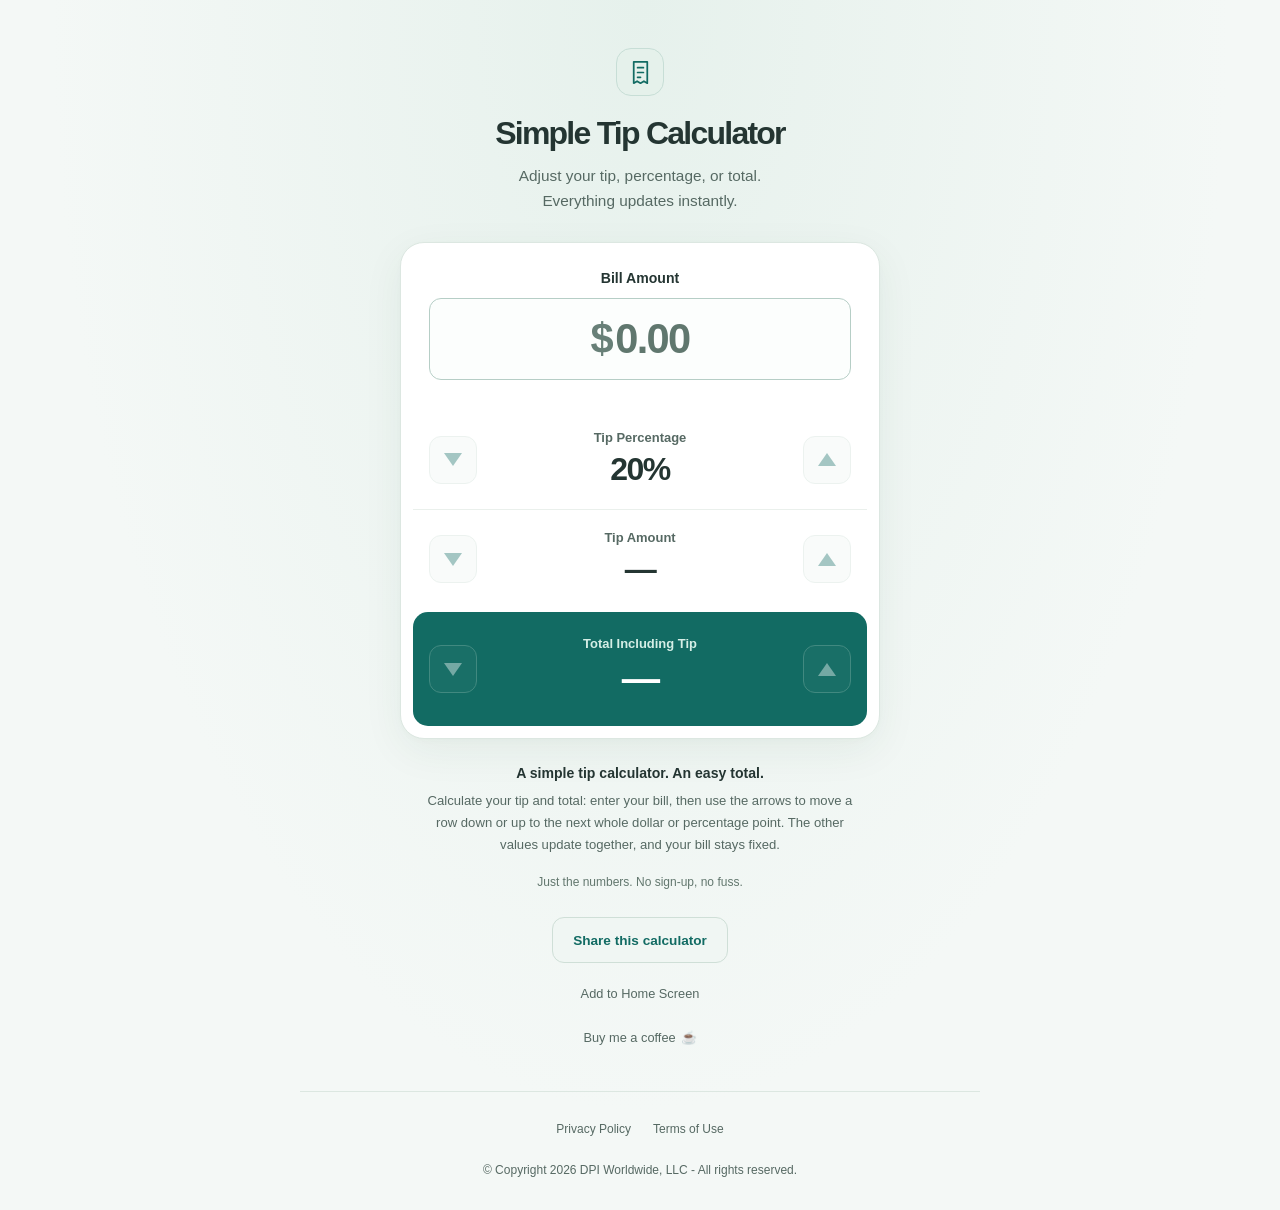
<file: index.html>
<!doctype html>
<html lang="en">
  <head>
    <meta charset="utf-8">
    <meta name="viewport" content="width=device-width, initial-scale=1">
    <meta name="theme-color" content="#126b63">
    <meta name="description" content="Use our free simple tip calculator to calculate your tip and total instantly. Enter your bill, then easily adjust the tip percentage, tip amount, or total.">
    <meta name="robots" content="index, follow, max-image-preview:large">
    <link rel="canonical" href="https://simpletipcalculator.com/">
    <meta property="og:type" content="website">
    <meta property="og:site_name" content="Simple Tip Calculator">
    <meta property="og:title" content="Simple Tip Calculator">
    <meta property="og:description" content="Calculate your tip and total instantly. Adjust the tip percentage, tip amount, or total with simple arrow controls. Free, with no account needed.">
    <meta property="og:url" content="https://simpletipcalculator.com/">
    <meta property="og:image" content="https://simpletipcalculator.com/icons/icon-512.png">
    <meta property="og:image:width" content="512">
    <meta property="og:image:height" content="512">
    <meta property="og:image:alt" content="Simple Tip Calculator receipt icon">
    <meta name="twitter:card" content="summary">
    <title>Simple Tip Calculator</title>
    <link rel="icon" href="icon.svg" type="image/svg+xml">
    <link rel="apple-touch-icon" href="icons/apple-touch-icon.png">
    <link rel="manifest" href="manifest.webmanifest">
    <meta name="apple-mobile-web-app-capable" content="yes">
    <meta name="apple-mobile-web-app-title" content="Tip Calculator">
    <link rel="stylesheet" href="styles.css">
    <script src="calculator.js" defer></script>
    <script src="app.js" defer></script>
    <script src="share.js" defer></script>
    <script src="footer.js" defer></script>
    <script src="pwa.js" defer></script>
    <script src="analytics.js" defer></script>
    <script type="application/ld+json">
      {
        "@context": "https://schema.org",
        "@graph": [
          {
            "@type": "WebSite",
            "@id": "https://simpletipcalculator.com/#website",
            "url": "https://simpletipcalculator.com/",
            "name": "Simple Tip Calculator",
            "inLanguage": "en"
          },
          {
            "@type": "WebApplication",
            "@id": "https://simpletipcalculator.com/#calculator",
            "url": "https://simpletipcalculator.com/",
            "name": "Simple Tip Calculator",
            "description": "A free tip calculator with adjustable tip percentage, tip amount, and total, plus offline support.",
            "applicationCategory": "FinanceApplication",
            "operatingSystem": "Any",
            "browserRequirements": "JavaScript enabled",
            "isAccessibleForFree": true,
            "inLanguage": "en",
            "isPartOf": { "@id": "https://simpletipcalculator.com/#website" },
            "publisher": { "@type": "Organization", "name": "DPI Worldwide, LLC", "url": "https://dpiworldwide.com/" },
            "offers": { "@type": "Offer", "price": "0", "priceCurrency": "USD" }
          }
        ]
      }
    </script>
  </head>
  <body>
    <main>
      <header class="page-header">
        <span class="brand-mark" aria-hidden="true">
          <svg viewBox="0 0 32 32" fill="none"><path d="M9 5h14v22l-3.5-2-3.5 2-3.5-2L9 27V5Z" stroke="currentColor" stroke-width="1.8" stroke-linejoin="round"/><path d="M13 11h6m-6 5h6m-6 5h3" stroke="currentColor" stroke-width="1.8" stroke-linecap="round"/></svg>
        </span>
        <h1>Simple Tip Calculator</h1>
        <p>Adjust your tip, percentage, or total.<br class="desktop-break"> Everything updates instantly.</p>
      </header>

      <section class="calculator" aria-label="Tip calculator">
        <div class="bill-section">
          <label for="bill">Bill Amount</label>
          <div class="bill-box">
            <div class="bill-entry">
              <span class="currency" aria-hidden="true">$</span>
              <span class="bill-measure is-placeholder" aria-hidden="true">0.00</span>
              <input id="bill" type="text" inputmode="decimal" placeholder="0.00" autocomplete="off" spellcheck="false" aria-describedby="bill-error" enterkeyhint="done">
            </div>
          </div>
          <p id="bill-error" class="error" aria-live="polite"></p>
        </div>

        <div class="results">
          <div class="result-row">
            <button type="button" class="step-button" data-type="percent" data-direction="-1" aria-label="Decrease tip percentage" disabled><span class="triangle down" aria-hidden="true"></span></button>
            <div class="result-text"><span id="percent-label" class="result-label">Tip Percentage</span><output id="percent" aria-labelledby="percent-label">20%</output></div>
            <button type="button" class="step-button" data-type="percent" data-direction="1" aria-label="Increase tip percentage" disabled><span class="triangle up" aria-hidden="true"></span></button>
          </div>
          <div class="result-row">
            <button type="button" class="step-button" data-type="tip" data-direction="-1" aria-label="Decrease tip amount" disabled><span class="triangle down" aria-hidden="true"></span></button>
            <div class="result-text"><span id="tip-label" class="result-label">Tip Amount</span><output id="tip" aria-labelledby="tip-label">—</output></div>
            <button type="button" class="step-button" data-type="tip" data-direction="1" aria-label="Increase tip amount" disabled><span class="triangle up" aria-hidden="true"></span></button>
          </div>
          <div class="result-row total-row">
            <button type="button" class="step-button" data-type="total" data-direction="-1" aria-label="Decrease total including tip" disabled><span class="triangle down" aria-hidden="true"></span></button>
            <div class="result-text"><span id="total-label" class="result-label">Total Including Tip</span><output id="total" aria-labelledby="total-label">—</output></div>
            <button type="button" class="step-button" data-type="total" data-direction="1" aria-label="Increase total including tip" disabled><span class="triangle up" aria-hidden="true"></span></button>
          </div>
        </div>
      </section>

      <aside class="explanation" aria-label="How to use the calculator">
        <h2>A simple tip calculator. An easy total.</h2>
        <p>Calculate your tip and total: enter your bill, then use the arrows to move a row down or up to the next whole dollar or percentage point. The other values update together, and your bill stays fixed.</p>
        <p class="privacy-note">Just the numbers. No sign-up, no fuss.</p>
      </aside>
      <section class="share-section" aria-label="Share this calculator">
        <button id="share-calculator" class="share-button" type="button" aria-controls="share-fallback" aria-expanded="false">Share this calculator</button>
        <div id="share-fallback" hidden>
          <p>Share the calculator with a link.</p>
          <button id="copy-link" class="share-button" type="button">Copy Link</button>
        </div>
        <p id="share-status" class="share-status" role="status"></p>
        <div id="manual-copy" hidden>
          <label for="share-url">Select and copy this link:</label>
          <input id="share-url" type="text" value="https://simpletipcalculator.com/" readonly spellcheck="false">
        </div>
      </section>
      <p class="install-link" id="install-row"><button id="install-app" class="text-link" type="button" aria-haspopup="dialog" aria-controls="install-dialog">Add to Home Screen</button></p>
      <p class="coffee-link"><a href="https://buymeacoffee.com/matt76allen" target="_blank" rel="noopener noreferrer">Buy me a coffee <span aria-hidden="true">☕</span></a></p>
      <noscript><p class="noscript">Please enable JavaScript to use the calculator.</p></noscript>
    </main>
    <footer class="site-footer">
      <nav aria-label="Legal"><a href="privacy.html">Privacy Policy</a><a href="terms.html">Terms of Use</a></nav>
      <p>© Copyright <span data-copyright-year>2026</span> <a href="https://dpiworldwide.com/" rel="noreferrer">DPI Worldwide, LLC</a> - All rights reserved.</p>
    </footer>
    <dialog id="install-dialog" aria-labelledby="install-title">
      <h2 id="install-title">Add to Home Screen</h2>
      <p id="install-instructions"></p>
      <p id="offline-status" role="status">Visit online once and let the page finish loading to save the calculator for offline use.</p>
      <p class="install-note">External links still need an internet connection. Your browser may remove saved files to free up space.</p>
      <form method="dialog"><button class="share-button" type="submit">Close</button></form>
    </dialog>
  </body>
</html>
</file>
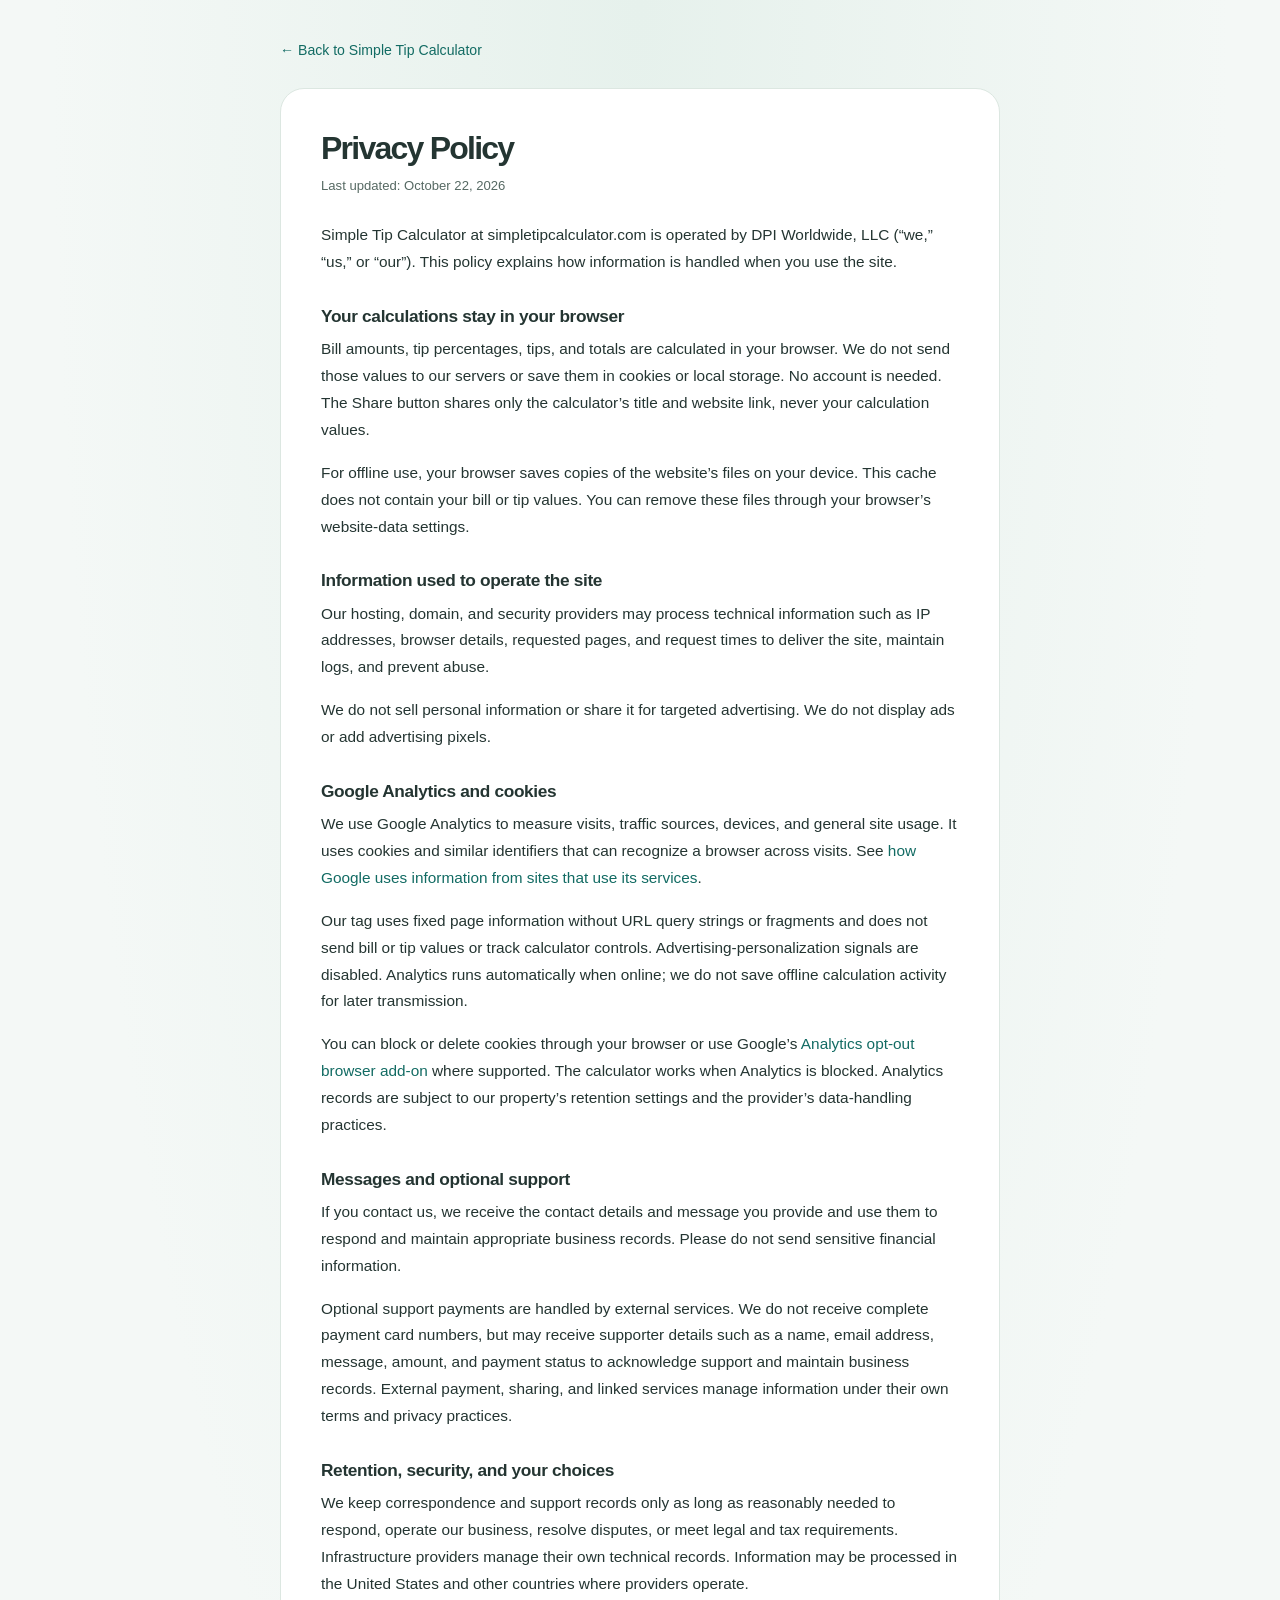
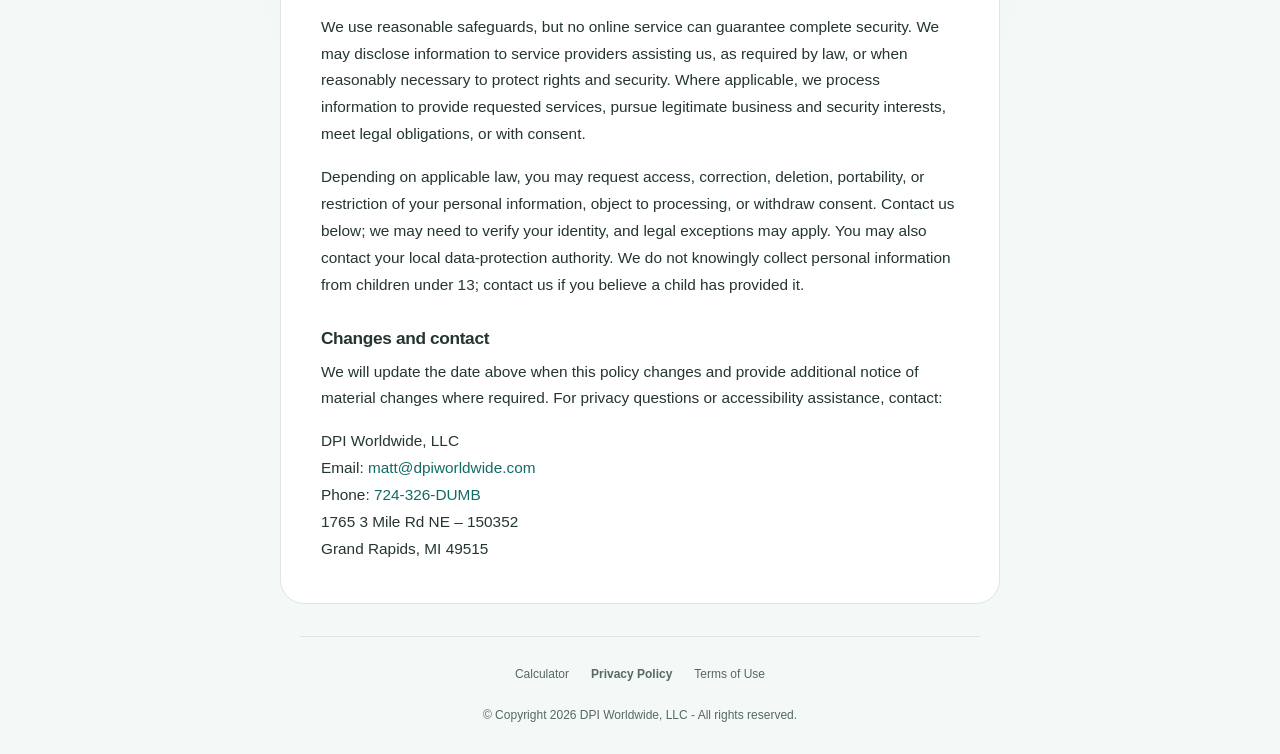
<file: privacy.html>
<!doctype html>
<html lang="en">
  <head>
    <meta charset="utf-8">
    <meta name="viewport" content="width=device-width, initial-scale=1">
    <meta name="theme-color" content="#126b63">
    <meta name="description" content="How Simple Tip Calculator handles browser calculations, Google Analytics cookies, hosting information, and optional support payments.">
    <meta name="robots" content="index, follow">
    <link rel="canonical" href="https://simpletipcalculator.com/privacy.html">
    <title>Privacy Policy | Simple Tip Calculator</title>
    <link rel="icon" href="icon.svg" type="image/svg+xml">
    <link rel="apple-touch-icon" href="icons/apple-touch-icon.png">
    <link rel="manifest" href="manifest.webmanifest">
    <link rel="stylesheet" href="styles.css">
    <script src="footer.js" defer></script>
    <script src="pwa.js" defer></script>
    <script src="analytics.js" defer></script>
  </head>
  <body>
    <main class="legal-page">
      <a class="back-link" href="index.html">← Back to Simple Tip Calculator</a>
      <article class="legal-content" aria-labelledby="policy-title">
        <h1 id="policy-title">Privacy Policy</h1>
        <p class="updated">Last updated: <time datetime="2026-10-22">October 22, 2026</time></p>
        <p>Simple Tip Calculator at simpletipcalculator.com is operated by DPI Worldwide, LLC (“we,” “us,” or “our”). This policy explains how information is handled when you use the site.</p>

        <h2>Your calculations stay in your browser</h2>
        <p>Bill amounts, tip percentages, tips, and totals are calculated in your browser. We do not send those values to our servers or save them in cookies or local storage. No account is needed. The Share button shares only the calculator’s title and website link, never your calculation values.</p>
        <p>For offline use, your browser saves copies of the website’s files on your device. This cache does not contain your bill or tip values. You can remove these files through your browser’s website-data settings.</p>

        <h2>Information used to operate the site</h2>
        <p>Our hosting, domain, and security providers may process technical information such as IP addresses, browser details, requested pages, and request times to deliver the site, maintain logs, and prevent abuse.</p>
        <p>We do not sell personal information or share it for targeted advertising. We do not display ads or add advertising pixels.</p>

        <h2>Google Analytics and cookies</h2>
        <p>We use Google Analytics to measure visits, traffic sources, devices, and general site usage. It uses cookies and similar identifiers that can recognize a browser across visits. See <a href="https://policies.google.com/technologies/partner-sites" rel="noreferrer">how Google uses information from sites that use its services</a>.</p>
        <p>Our tag uses fixed page information without URL query strings or fragments and does not send bill or tip values or track calculator controls. Advertising-personalization signals are disabled. Analytics runs automatically when online; we do not save offline calculation activity for later transmission.</p>
        <p>You can block or delete cookies through your browser or use Google’s <a href="https://tools.google.com/dlpage/gaoptout" rel="noreferrer">Analytics opt-out browser add-on</a> where supported. The calculator works when Analytics is blocked. Analytics records are subject to our property’s retention settings and the provider’s data-handling practices.</p>

        <h2>Messages and optional support</h2>
        <p>If you contact us, we receive the contact details and message you provide and use them to respond and maintain appropriate business records. Please do not send sensitive financial information.</p>
        <p>Optional support payments are handled by external services. We do not receive complete payment card numbers, but may receive supporter details such as a name, email address, message, amount, and payment status to acknowledge support and maintain business records. External payment, sharing, and linked services manage information under their own terms and privacy practices.</p>

        <h2>Retention, security, and your choices</h2>
        <p>We keep correspondence and support records only as long as reasonably needed to respond, operate our business, resolve disputes, or meet legal and tax requirements. Infrastructure providers manage their own technical records. Information may be processed in the United States and other countries where providers operate.</p>
        <p>We use reasonable safeguards, but no online service can guarantee complete security. We may disclose information to service providers assisting us, as required by law, or when reasonably necessary to protect rights and security. Where applicable, we process information to provide requested services, pursue legitimate business and security interests, meet legal obligations, or with consent.</p>
        <p>Depending on applicable law, you may request access, correction, deletion, portability, or restriction of your personal information, object to processing, or withdraw consent. Contact us below; we may need to verify your identity, and legal exceptions may apply. You may also contact your local data-protection authority. We do not knowingly collect personal information from children under 13; contact us if you believe a child has provided it.</p>

        <h2>Changes and contact</h2>
        <p>We will update the date above when this policy changes and provide additional notice of material changes where required. For privacy questions or accessibility assistance, contact:</p>
        <address>
          DPI Worldwide, LLC<br>
          Email: <a href="mailto:matt@dpiworldwide.com">matt@dpiworldwide.com</a><br>
          Phone: <a href="tel:+17243263862">724-326-DUMB</a><br>
          1765 3 Mile Rd NE – 150352<br>
          Grand Rapids, MI 49515
        </address>
      </article>
    </main>
    <footer class="site-footer">
      <nav aria-label="Legal"><a href="index.html">Calculator</a><a href="privacy.html" aria-current="page">Privacy Policy</a><a href="terms.html">Terms of Use</a></nav>
      <p>© Copyright <span data-copyright-year>2026</span> <a href="https://dpiworldwide.com/" rel="noreferrer">DPI Worldwide, LLC</a> - All rights reserved.</p>
    </footer>
  </body>
</html>
</file>
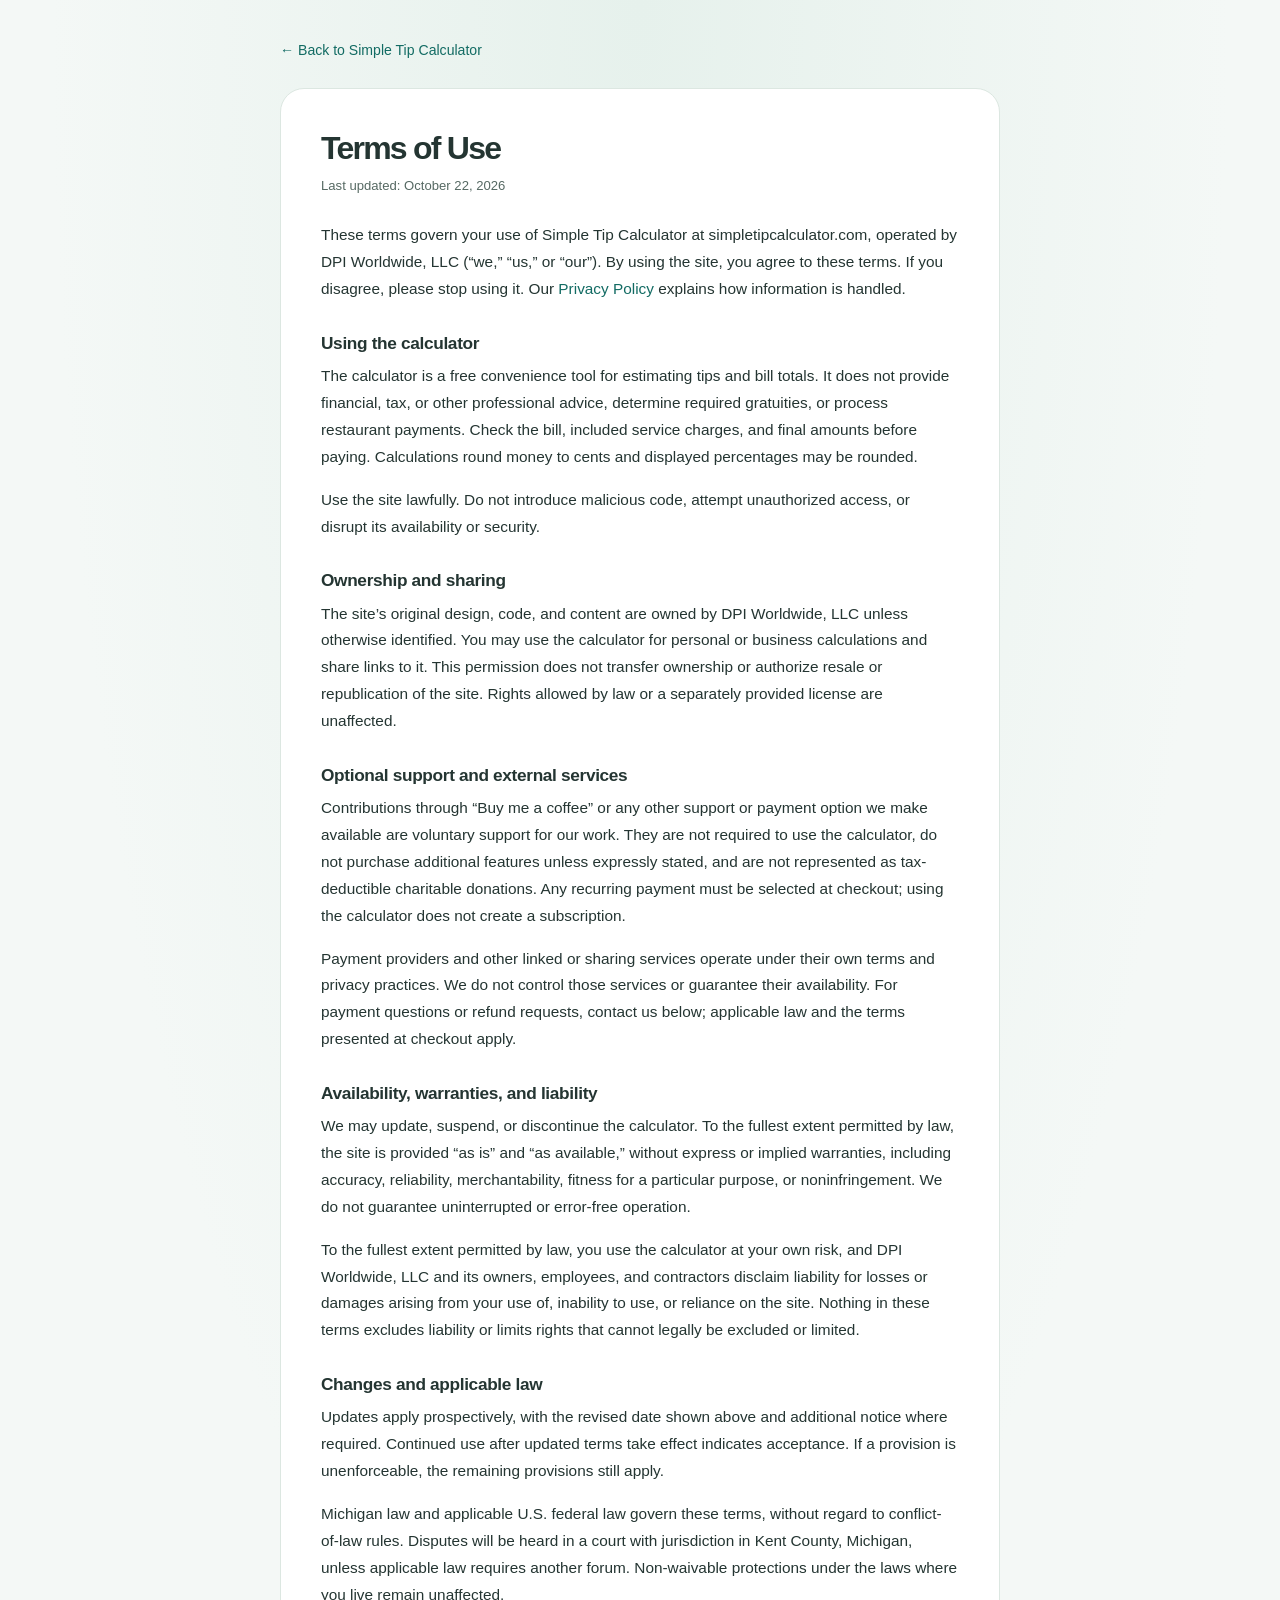
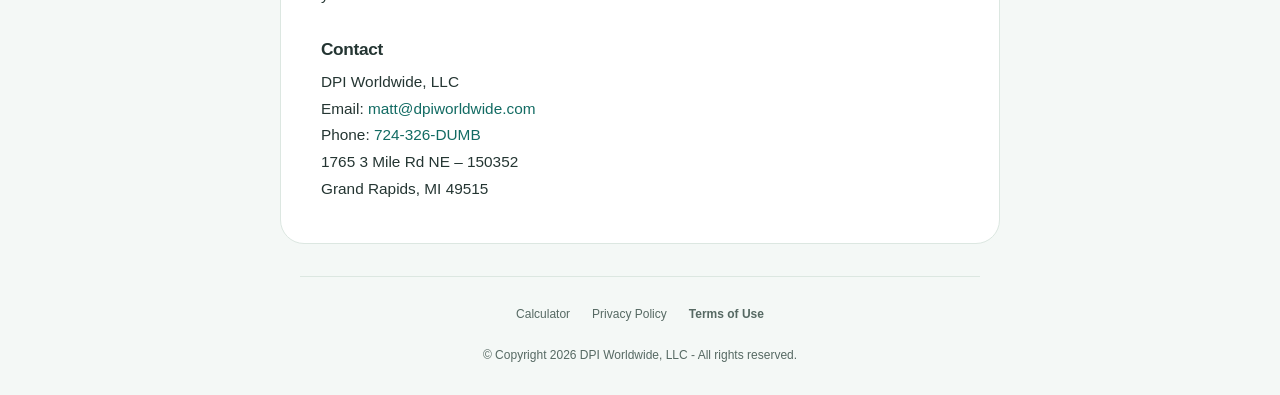
<file: terms.html>
<!doctype html>
<html lang="en">
  <head>
    <meta charset="utf-8">
    <meta name="viewport" content="width=device-width, initial-scale=1">
    <meta name="theme-color" content="#126b63">
    <meta name="description" content="Terms for using Simple Tip Calculator, a free tool operated by DPI Worldwide, LLC. Read about calculations, optional support, and your responsibilities.">
    <meta name="robots" content="index, follow">
    <link rel="canonical" href="https://simpletipcalculator.com/terms.html">
    <title>Terms of Use | Simple Tip Calculator</title>
    <link rel="icon" href="icon.svg" type="image/svg+xml">
    <link rel="apple-touch-icon" href="icons/apple-touch-icon.png">
    <link rel="manifest" href="manifest.webmanifest">
    <link rel="stylesheet" href="styles.css">
    <script src="footer.js" defer></script>
    <script src="pwa.js" defer></script>
    <script src="analytics.js" defer></script>
  </head>
  <body>
    <main class="legal-page">
      <a class="back-link" href="index.html">← Back to Simple Tip Calculator</a>
      <article class="legal-content" aria-labelledby="terms-title">
        <h1 id="terms-title">Terms of Use</h1>
        <p class="updated">Last updated: <time datetime="2026-10-22">October 22, 2026</time></p>
        <p>These terms govern your use of Simple Tip Calculator at simpletipcalculator.com, operated by DPI Worldwide, LLC (“we,” “us,” or “our”). By using the site, you agree to these terms. If you disagree, please stop using it. Our <a href="privacy.html">Privacy Policy</a> explains how information is handled.</p>

        <h2>Using the calculator</h2>
        <p>The calculator is a free convenience tool for estimating tips and bill totals. It does not provide financial, tax, or other professional advice, determine required gratuities, or process restaurant payments. Check the bill, included service charges, and final amounts before paying. Calculations round money to cents and displayed percentages may be rounded.</p>
        <p>Use the site lawfully. Do not introduce malicious code, attempt unauthorized access, or disrupt its availability or security.</p>

        <h2>Ownership and sharing</h2>
        <p>The site’s original design, code, and content are owned by DPI Worldwide, LLC unless otherwise identified. You may use the calculator for personal or business calculations and share links to it. This permission does not transfer ownership or authorize resale or republication of the site. Rights allowed by law or a separately provided license are unaffected.</p>

        <h2>Optional support and external services</h2>
        <p>Contributions through “Buy me a coffee” or any other support or payment option we make available are voluntary support for our work. They are not required to use the calculator, do not purchase additional features unless expressly stated, and are not represented as tax-deductible charitable donations. Any recurring payment must be selected at checkout; using the calculator does not create a subscription.</p>
        <p>Payment providers and other linked or sharing services operate under their own terms and privacy practices. We do not control those services or guarantee their availability. For payment questions or refund requests, contact us below; applicable law and the terms presented at checkout apply.</p>

        <h2>Availability, warranties, and liability</h2>
        <p>We may update, suspend, or discontinue the calculator. To the fullest extent permitted by law, the site is provided “as is” and “as available,” without express or implied warranties, including accuracy, reliability, merchantability, fitness for a particular purpose, or noninfringement. We do not guarantee uninterrupted or error-free operation.</p>
        <p>To the fullest extent permitted by law, you use the calculator at your own risk, and DPI Worldwide, LLC and its owners, employees, and contractors disclaim liability for losses or damages arising from your use of, inability to use, or reliance on the site. Nothing in these terms excludes liability or limits rights that cannot legally be excluded or limited.</p>

        <h2>Changes and applicable law</h2>
        <p>Updates apply prospectively, with the revised date shown above and additional notice where required. Continued use after updated terms take effect indicates acceptance. If a provision is unenforceable, the remaining provisions still apply.</p>
        <p>Michigan law and applicable U.S. federal law govern these terms, without regard to conflict-of-law rules. Disputes will be heard in a court with jurisdiction in Kent County, Michigan, unless applicable law requires another forum. Non-waivable protections under the laws where you live remain unaffected.</p>

        <h2>Contact</h2>
        <address>
          DPI Worldwide, LLC<br>
          Email: <a href="mailto:matt@dpiworldwide.com">matt@dpiworldwide.com</a><br>
          Phone: <a href="tel:+17243263862">724-326-DUMB</a><br>
          1765 3 Mile Rd NE – 150352<br>
          Grand Rapids, MI 49515
        </address>
      </article>
    </main>
    <footer class="site-footer">
      <nav aria-label="Legal"><a href="index.html">Calculator</a><a href="privacy.html">Privacy Policy</a><a href="terms.html" aria-current="page">Terms of Use</a></nav>
      <p>© Copyright <span data-copyright-year>2026</span> <a href="https://dpiworldwide.com/" rel="noreferrer">DPI Worldwide, LLC</a> - All rights reserved.</p>
    </footer>
  </body>
</html>
</file>
<file: styles.css>
:root {
  color-scheme: light;
  font-family: -apple-system, BlinkMacSystemFont, "Segoe UI", sans-serif;
  color: #243532;
  background: #f4f8f6;
  font-synthesis: none;
  -webkit-font-smoothing: antialiased;
}

* { box-sizing: border-box; }
a { text-decoration: none; }
body { margin: 0; background: radial-gradient(ellipse at 50% 0%, #e6f1ec 0%, transparent 65%); }
main { width: min(100% - 32px, 480px); margin: 0 auto; padding: 48px 0 32px; }
.page-header { text-align: center; margin-bottom: 28px; }
.brand-mark { display: grid; place-items: center; width: 48px; height: 48px; margin: 0 auto 18px; border: 1px solid #c7ded6; border-radius: 15px; color: #126b63; background: #e5f1eb; }
.brand-mark svg { width: 31px; height: 31px; }
h1 { font-size: clamp(1.65rem, 6.5vw, 2rem); letter-spacing: -0.055em; line-height: 1.2; margin: 0 0 12px; font-weight: 750; }
.page-header p { margin: 0; color: #566963; font-size: 0.96rem; line-height: 1.6; }
.calculator { background: #fff; border: 1px solid #dce7e1; border-radius: 24px; box-shadow: 0 12px 40px #244d3610, 0 2px 6px #244d3605; overflow: hidden; }
.bill-section { padding: 27px 28px 5px; }
.bill-section label { display: block; text-align: center; font-size: 0.88rem; font-weight: 650; margin-bottom: 12px; }
.bill-box { display: flex; justify-content: center; padding: 16px 18px; cursor: text; border: 1.5px solid #b6cec6; border-radius: 12px; background: #fcfefd; transition: border-color 120ms, box-shadow 120ms; }
.bill-box:focus-within { border-color: #126b63; box-shadow: 0 0 0 3px #126b6324; }
.bill-box:has([aria-invalid="true"]) { border-color: #a23228; }
.bill-entry { display: inline-grid; grid-template-columns: auto minmax(0, 1fr); align-items: baseline; column-gap: 0.08em; min-width: 0; max-width: 100%; font-size: clamp(1.8rem, 8vw, 2.6rem); font-weight: 600; font-variant-numeric: tabular-nums; letter-spacing: -0.04em; }
.currency { grid-column: 1; grid-row: 1; color: #688078; pointer-events: none; }
/* The invisible text sizes the input to its contents, keeping $ beside it.
   Both occupy the same grid cell; long amounts stay within the bill box. */
.bill-measure { grid-column: 2; grid-row: 1; visibility: hidden; white-space: pre; pointer-events: none; }
#bill { grid-column: 2; grid-row: 1; display: block; width: 0; min-width: 100%; padding: 0; border: 0; background: transparent; color: #243532; font: inherit; letter-spacing: inherit; text-align: left; outline: none; }
#bill::placeholder, .bill-measure.is-placeholder { font-size: inherit; font-weight: inherit; letter-spacing: inherit; }
#bill::placeholder { color: #60776e; opacity: 1; }
.error { color: #a23228; font-size: 0.8rem; line-height: 1.4; min-height: 1.4em; margin: 8px 0 0; text-align: center; }
.results { padding: 0 12px 12px; }
.result-row { display: grid; grid-template-columns: 48px minmax(0, 1fr) 48px; align-items: center; gap: 10px; padding: 20px 16px; }
.result-row + .result-row { border-top: 1px solid #eaf0ec; }
.result-text { min-width: 0; text-align: center; }
.result-label { display: block; font-size: 0.81rem; font-weight: 550; color: #566963; margin-bottom: 5px; }
output { display: block; font-size: clamp(1.6rem, 7vw, 2rem); font-weight: 650; font-variant-numeric: tabular-nums; letter-spacing: -0.045em; line-height: 1.2; overflow-wrap: anywhere; }
.step-button { display: grid; place-items: center; width: 48px; height: 48px; padding: 0; background: #f0f6f3; border: 1px solid #cfdfd7; border-radius: 12px; color: #126b63; cursor: pointer; touch-action: manipulation; transition: background 100ms, transform 100ms, border-color 100ms; -webkit-tap-highlight-color: transparent; }
.triangle { width: 0; height: 0; border-left: 9px solid transparent; border-right: 9px solid transparent; }
.triangle.down { border-top: 13px solid currentColor; }
.triangle.up { border-bottom: 13px solid currentColor; }
@media (hover: hover) { .step-button:hover:enabled { background: #dbece4; border-color: #82b5a6; } }
.step-button:focus-visible { outline: 3px solid #126b63; outline-offset: 3px; }
.step-button:active:enabled { background: #badccd; transform: scale(0.94); }
.step-button:disabled { opacity: 0.38; cursor: default; }
.total-row { background: #126b63; border-radius: 15px; margin-top: 4px; padding-top: 24px; padding-bottom: 24px; color: #fff; }
.result-row.total-row { border-top: 0; }
.total-row .result-label { color: #d5eee6; }
.total-row output { font-size: clamp(1.85rem, 8vw, 2.4rem); font-weight: 700; }
.total-row .step-button { background: #ffffff12; border-color: #83b4a8; color: #fff; }
.total-row .step-button:focus-visible { outline-color: #fff; }
@media (hover: hover) { .total-row .step-button:hover:enabled { background: #ffffff2b; border-color: #fff; } }
.total-row .step-button:active:enabled { background: #ffffff45; }
.total-row .step-button:disabled { opacity: 0.42; }
.explanation { text-align: center; padding: 26px 18px 0; }
.explanation h2 { margin: 0 0 9px; font-size: 0.88rem; font-weight: 650; }
.explanation p { margin: 0; font-size: 0.82rem; line-height: 1.65; color: #566963; }
.explanation .privacy-note { margin-top: 18px; font-size: 0.75rem; color: #62776e; }
.share-section { margin: 24px 18px 0; text-align: center; }
.share-button { min-height: 46px; padding: 11px 20px; border: 1px solid #cfdfd7; border-radius: 12px; background: #f0f6f3; color: #126b63; font: inherit; font-size: 0.85rem; font-weight: 650; cursor: pointer; touch-action: manipulation; }
@media (hover: hover) { .share-button:hover:enabled { background: #dbece4; border-color: #82b5a6; } }
.share-button:focus-visible, #share-url:focus-visible { outline: 3px solid #126b63; outline-offset: 3px; }
.share-button:active:enabled { background: #badccd; }
.share-button:disabled { opacity: 0.5; cursor: default; }
#share-fallback p, .share-status, #manual-copy label { color: #566963; font-size: 0.82rem; line-height: 1.6; }
.share-status { margin: 10px 0 0; }
.share-status:empty { margin: 0; }
#manual-copy label { display: block; margin-top: 10px; }
#share-url { width: 100%; min-width: 0; margin-top: 6px; padding: 12px 8px; border: 1px solid #b6cec6; border-radius: 8px; background: #fcfefd; color: #243532; font: inherit; font-size: 0.85rem; text-align: center; }
.coffee-link { margin: 12px 18px 0; text-align: center; font-size: 0.8rem; }
.coffee-link a { display: inline-flex; align-items: center; gap: 5px; min-height: 44px; color: #566963; }
.install-link { margin: 8px 18px 0; text-align: center; }
.install-link + .coffee-link { margin-top: 0; }
.text-link { min-height: 44px; padding: 8px; border: 0; background: none; color: #566963; font: inherit; font-size: 0.8rem; cursor: pointer; touch-action: manipulation; }
.text-link:hover { color: #126b63; }
.text-link:focus-visible { outline: 3px solid #126b63; outline-offset: 3px; border-radius: 2px; }
.text-link:disabled { cursor: default; }
#install-dialog { width: min(calc(100% - 32px), 420px); max-height: calc(100dvh - 48px); overflow-y: auto; padding: 24px; border: 1px solid #dce7e1; border-radius: 20px; background: #fcfefd; color: #243532; box-shadow: 0 16px 48px #24353224; }
#install-dialog::backdrop { background: #24353280; }
#install-dialog h2 { margin: 0 0 16px; font-size: 1.2rem; letter-spacing: -0.03em; }
#install-dialog p { font-size: 0.9rem; line-height: 1.65; margin: 0 0 16px; }
#install-dialog .install-note { font-size: 0.8rem; color: #566963; }
#install-dialog form { text-align: right; }
.site-footer { width: min(100% - 32px, 680px); margin: 0 auto; padding: 16px 8px 28px; border-top: 1px solid #dce7e1; text-align: center; color: #566963; font-size: 0.75rem; line-height: 1.8; }
.site-footer nav { display: flex; flex-wrap: wrap; justify-content: center; column-gap: 22px; }
.site-footer nav a { display: inline-flex; align-items: center; min-height: 44px; }
.site-footer a { color: inherit; }
.site-footer p { margin: 8px 0 0; }
.site-footer a[aria-current="page"] { font-weight: 650; }
.coffee-link a:hover, .site-footer a:hover { color: #126b63; }
.legal-page a:hover { color: #0c514b; }
.coffee-link a:focus-visible, .site-footer a:focus-visible, .legal-page a:focus-visible { outline: 3px solid #126b63; outline-offset: 4px; border-radius: 2px; }
.legal-page { width: min(100% - 32px, 720px); padding-top: 28px; }
.back-link { display: inline-flex; align-items: center; min-height: 44px; margin-bottom: 16px; color: #126b63; font-size: 0.88rem; }
.legal-content { padding: clamp(22px, 5vw, 40px); border: 1px solid #dce7e1; border-radius: 24px; background: #fff; line-height: 1.75; overflow-wrap: anywhere; }
.legal-content h1 { margin-bottom: 8px; }
.legal-content h2 { margin: 28px 0 8px; font-size: 1.08rem; line-height: 1.4; letter-spacing: -0.02em; }
.legal-content p { margin: 0 0 16px; font-size: 0.96rem; }
.legal-content .updated { color: #566963; font-size: 0.82rem; margin-bottom: 24px; }
.legal-content a { color: #126b63; }
.legal-content address { font-style: normal; font-size: 0.96rem; }
.noscript { color: #a23228; text-align: center; }
@media (max-width: 360px) {
  main { width: calc(100% - 24px); padding-top: 28px; }
  .bill-section { padding-right: 18px; padding-left: 18px; }
  .result-row { padding-right: 8px; padding-left: 8px; gap: 6px; }
  .desktop-break { display: none; }
}
@media (prefers-reduced-motion: reduce) { *, *::before, *::after { transition: none !important; } }
</file>
